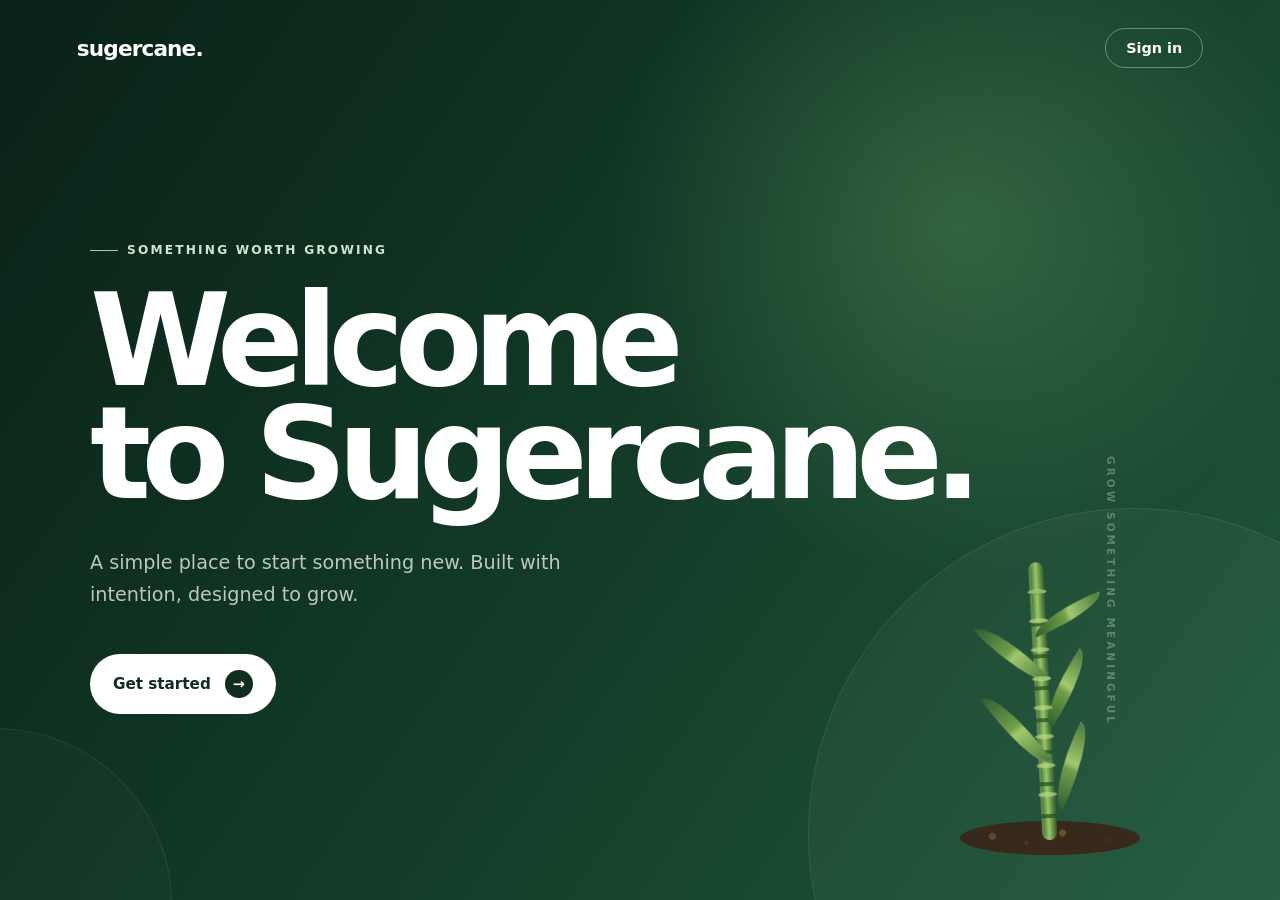
<file: frontend/index.html>
<!DOCTYPE html>
<html lang="en">
<head>
    <meta charset="UTF-8">
    <meta name="viewport" content="width=device-width, initial-scale=1.0">

    <meta
        http-equiv="Content-Security-Policy"
        content="default-src 'self'; style-src 'self'; img-src 'self' data:; font-src 'self'; script-src 'self'; object-src 'none'; base-uri 'self'; form-action 'self';"
    >

    <meta name="referrer" content="strict-origin-when-cross-origin">

    <title>Sugercane — Welcome</title>

    <link rel="stylesheet" href="style.css">
</head>

<body>

    <main class="hero">

        <nav class="navbar" aria-label="Main navigation">
            <a href="index.html" class="logo">
                sugercane.
            </a>

            <a href="auth.html" class="nav-link">
                Sign in
            </a>
        </nav>

        <section class="hero-content">

            <div class="eyebrow">
                Something worth growing
            </div>

            <h1>
                Welcome<br>
                to Sugercane.
            </h1>

            <p class="hero-description">
                A simple place to start something new.
                Built with intention, designed to grow.
            </p>

            <a
                href="auth.html"
                class="cta"
                aria-label="Create an account or sign in"
            >
                Get started
                <span aria-hidden="true">→</span>
            </a>

        </section>

        <div class="side-text">
            Grow something meaningful
        </div>

        <!-- Sugarcane growth animation -->
        <div class="growth-animation" aria-hidden="true">

            <div class="soil"></div>

            <div class="cane">

                <!-- Leaves -->
                <div class="cane-leaf leaf-1"></div>
                <div class="cane-leaf leaf-2"></div>
                <div class="cane-leaf leaf-3"></div>
                <div class="cane-leaf leaf-4"></div>
                <div class="cane-leaf leaf-5"></div>

            </div>

        </div>

    </main>

</body>
</html>
</file>
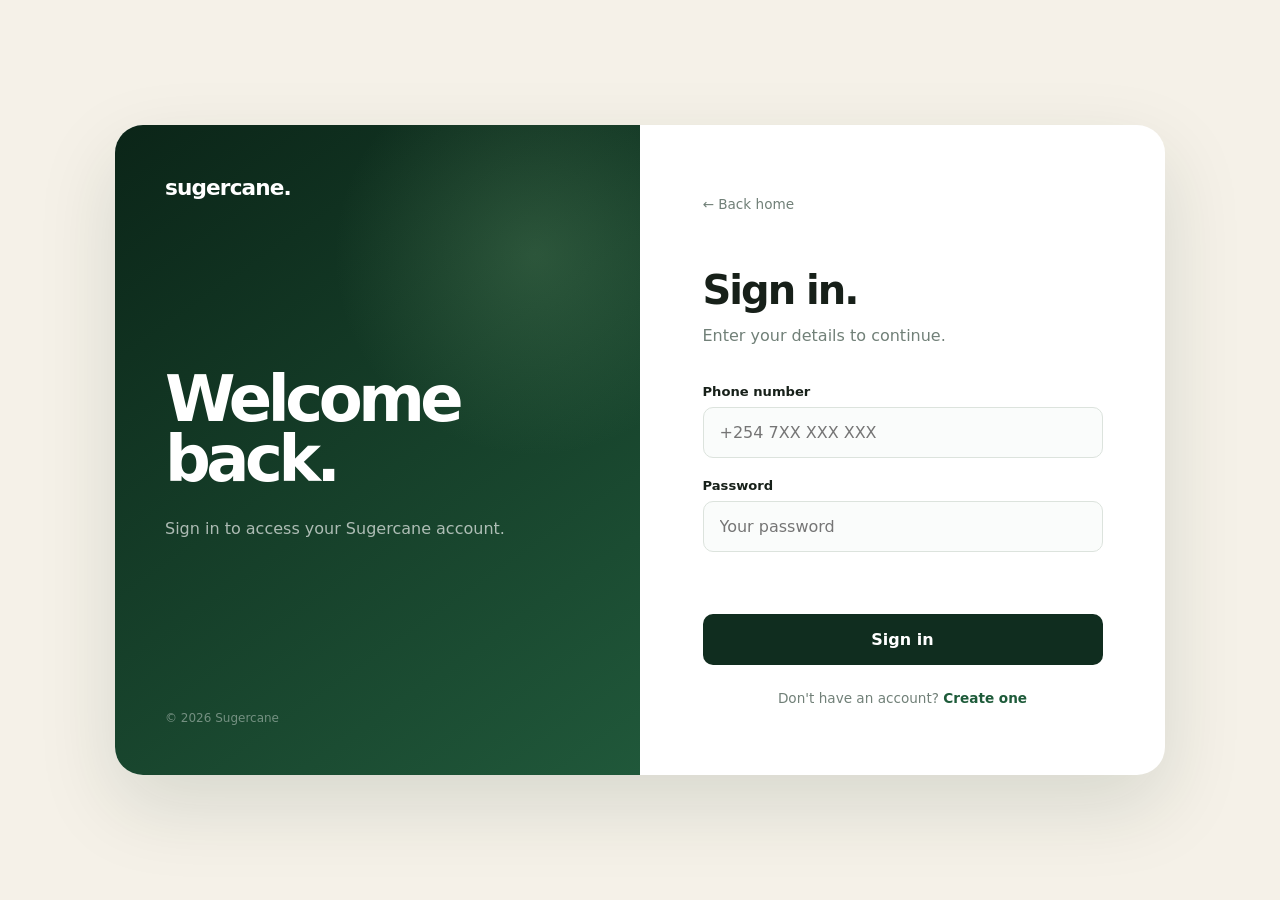
<file: frontend/auth.html>
<!DOCTYPE html>
<html lang="en">
<head>
    <meta charset="UTF-8">
    <meta name="viewport" content="width=device-width, initial-scale=1.0">

    <meta
        http-equiv="Content-Security-Policy"
        content="default-src 'self'; connect-src 'self' http://127.0.0.1:8000; style-src 'self'; img-src 'self' data:; font-src 'self'; script-src 'self'; object-src 'none'; base-uri 'self'; form-action 'self';"
    >

    <meta name="referrer" content="strict-origin-when-cross-origin">

    <title>Sugercane — Sign in</title>

    <link rel="stylesheet" href="style.css">
</head>

<body class="auth-page">

    <main class="auth-wrapper">

        <!-- LEFT SIDE -->
        <section class="auth-brand">

            <a href="index.html" class="brand-logo">
                sugercane.
            </a>

            <div class="brand-copy">
                <h1>
                    Welcome<br>
                    back.
                </h1>

                <p>
                    Sign in to access your Sugercane
                    account.
                </p>
            </div>

            <div class="brand-footer">
                © 2026 Sugercane
            </div>

        </section>


        <!-- RIGHT SIDE -->
        <section class="auth-panel">

            <div class="auth-content">

                <a href="index.html" class="back">
                    ← Back home
                </a>

                <h2>Sign in.</h2>

                <p class="subtitle">
                    Enter your details to continue.
                </p>


                <form id="authForm">

                    <div class="form-group">

                        <label for="phoneNumber">
                            Phone number
                        </label>

                        <input
                            type="tel"
                            id="phoneNumber"
                            name="phone_number"
                            placeholder="+254 7XX XXX XXX"
                            autocomplete="tel"
                            inputmode="tel"
                            required
                        >

                    </div>


                    <div class="form-group">

                        <label for="password">
                            Password
                        </label>

                        <input
                            type="password"
                            id="password"
                            name="password"
                            placeholder="Your password"
                            autocomplete="current-password"
                            required
                        >

                    </div>


                    <div
                        id="formMessage"
                        class="form-message"
                        aria-live="polite"
                    ></div>


                    <button
                        type="submit"
                        id="loginButton"
                    >
                        Sign in
                    </button>

                </form>


                <p class="switch">
                    Don't have an account?
                    <a href="signup.html">
                        Create one
                    </a>
                </p>

            </div>

        </section>

    </main>


    <script src="auth.js"></script>

</body>
</html>
</file>
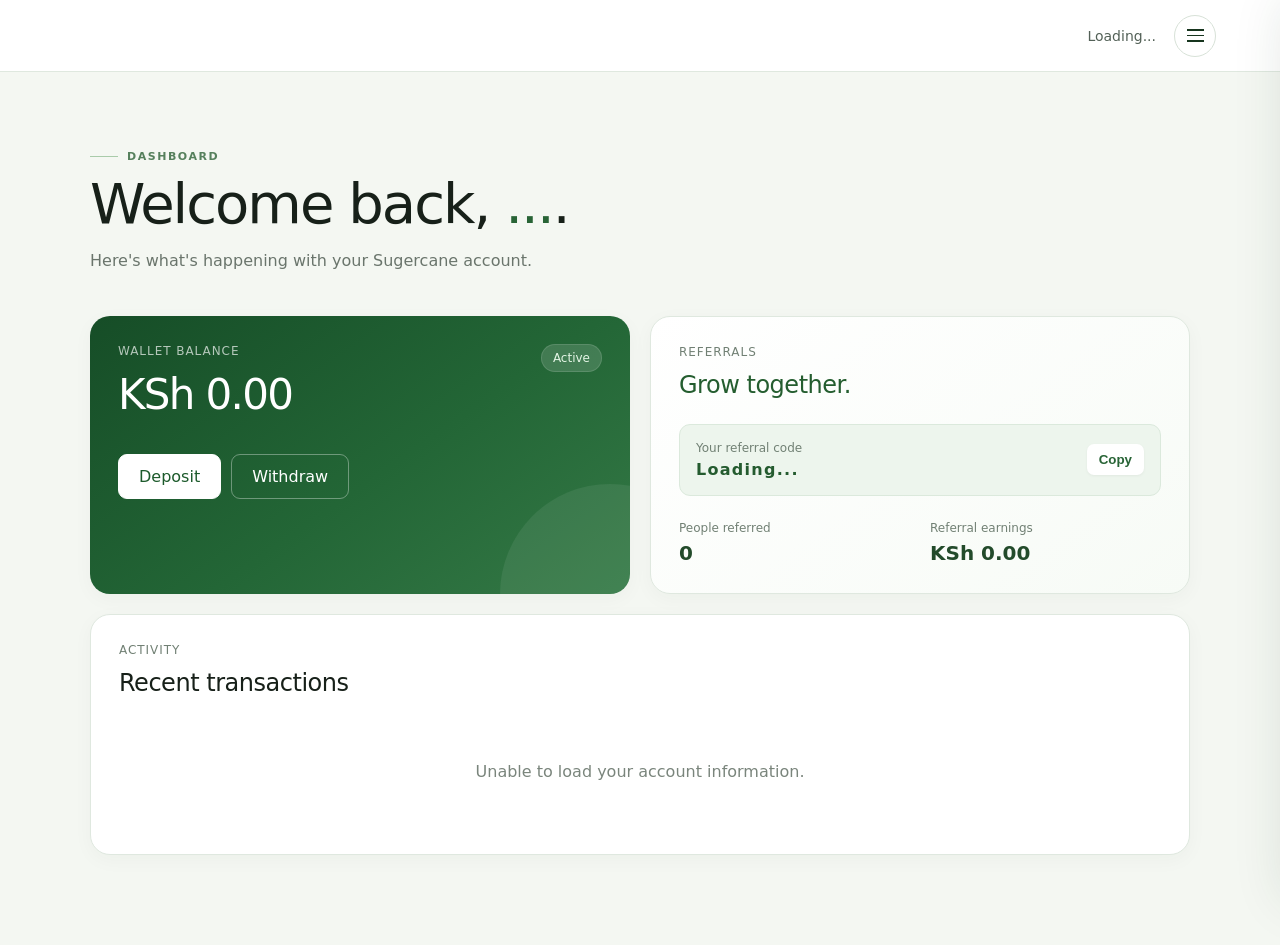
<file: frontend/dashboard.html>
<!DOCTYPE html>
<html lang="en">
<head>
    <meta charset="UTF-8">

    <meta
        name="viewport"
        content="width=device-width, initial-scale=1.0"
    >

    <meta
        http-equiv="Content-Security-Policy"
        content="default-src 'self';
        style-src 'self';
        img-src 'self' data:;
        font-src 'self';
        script-src 'self';
        connect-src 'self' http://127.0.0.1:8000;
        object-src 'none';
        base-uri 'self';
        form-action 'self';"
    >

    <meta
        name="referrer"
        content="strict-origin-when-cross-origin"
    >

    <title>Sugercane — Dashboard</title>

    <link rel="stylesheet" href="style.css">
    <link rel="stylesheet" href="dashboard.css">
    <link rel="stylesheet" href="deposit.css">
</head>

<body class="dashboard-page">

<header class="dashboard-header">

    <a href="dashboard.html" class="brand-logo">
        sugercane.
    </a>

    <div class="header-right">

        <span id="userName" class="header-user">
            Loading...
        </span>

        <button
            id="menuButton"
            class="menu-button"
            type="button"
            aria-label="Open menu"
            aria-expanded="false"
        >
            <span></span>
            <span></span>
            <span></span>
        </button>

    </div>

</header>


<div id="menuOverlay" class="menu-overlay"></div>


<aside id="sideMenu" class="side-menu">

    <div class="side-menu-header">

        <span class="brand-logo">
            sugercane.
        </span>

        <button
            id="closeMenu"
            class="close-menu"
            type="button"
            aria-label="Close menu"
        >
            ×
        </button>

    </div>


    <nav class="menu-navigation">

        <a href="dashboard.html" class="menu-link active">
            Dashboard
        </a>

        <a href="wallet.html" class="menu-link">
            Wallet
        </a>

        <a href="transactions.html" class="menu-link">
            Transactions
        </a>

        <a href="referrals.html" class="menu-link">
            Referrals
        </a>

        <a href="profile.html" class="menu-link">
            Profile
        </a>

    </nav>


    <button
        id="logoutButton"
        class="logout-button"
        type="button"
    >
        Log out
    </button>

</aside>


<main class="dashboard-main">

    <section class="welcome-section">

        <p class="eyebrow">
            Dashboard
        </p>

        <h1>
            Welcome back,
            <span id="welcomeName">...</span>.
        </h1>

        <p>
            Here's what's happening with your Sugercane account.
        </p>

    </section>


    <section class="dashboard-grid">


        <!-- WALLET -->

        <article class="dashboard-card wallet-card">

            <div class="card-header">

                <div>
                    <span class="card-label">
                        Wallet balance
                    </span>

                    <h2 id="walletBalance">
                        KSh 0.00
                    </h2>
                </div>

                <span id="walletStatus" class="wallet-status">
                    Active
                </span>

            </div>


            <div class="wallet-actions">

                <button
                    id="depositButton"
                    data-deposit-button
                    type="button"
                    class="primary-action"
                >
                    Deposit
                </button>

                <button
                    type="button"
                    class="secondary-action"
                    disabled
                >
                    Withdraw
                </button>

            </div>

        </article>


        <!-- REFERRALS -->

        <article class="dashboard-card referral-card">

            <div class="card-header">

                <div>
                    <span class="card-label">
                        Referrals
                    </span>

                    <h2>
                        Grow together.
                    </h2>
                </div>

            </div>


            <div class="referral-code-box">

                <div>
                    <span>
                        Your referral code
                    </span>

                    <strong id="referralCode">
                        Loading...
                    </strong>
                </div>

                <button
                    id="copyReferral"
                    type="button"
                >
                    Copy
                </button>

            </div>


            <div class="referral-stats">

                <div>
                    <span>
                        People referred
                    </span>

                    <strong id="referralCount">
                        0
                    </strong>
                </div>

                <div>
                    <span>
                        Referral earnings
                    </span>

                    <strong id="referralEarnings">
                        KSh 0.00
                    </strong>
                </div>

            </div>

        </article>


        <!-- TRANSACTIONS -->

        <article class="dashboard-card transactions-card">

            <div class="card-header">

                <div>
                    <span class="card-label">
                        Activity
                    </span>

                    <h2>
                        Recent transactions
                    </h2>
                </div>

            </div>


            <div id="transactionsList" class="transactions-list">

                <div class="empty-state">
                    No transactions yet.
                </div>

            </div>

        </article>

    </section>

</main>


<script src="dashboard.js"></script>
<script src="deposit.js"></script>

</body>
</html>
</file>
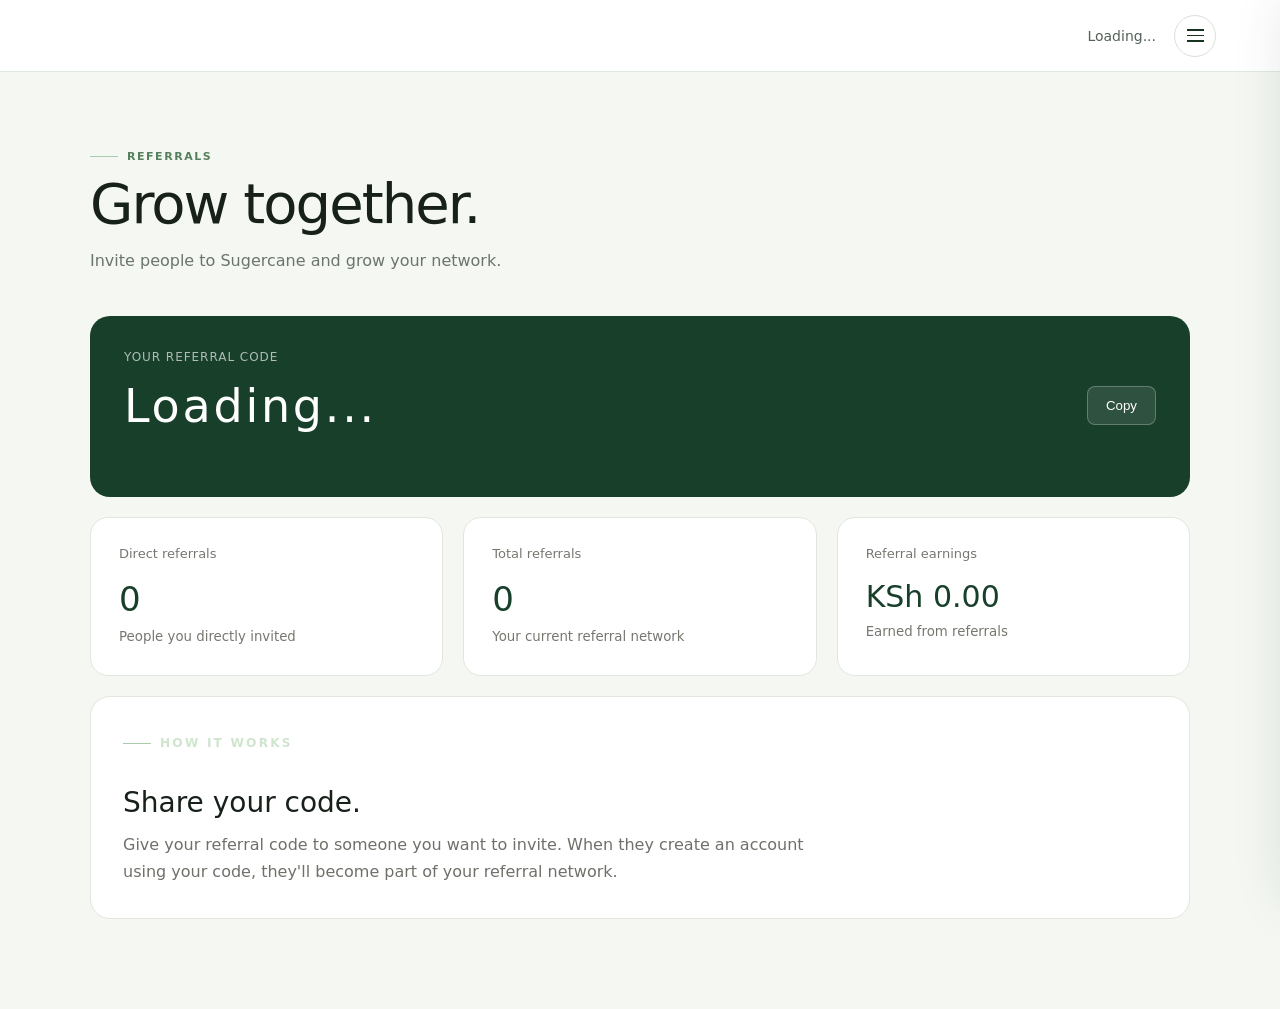
<file: frontend/referrals.html>
<!DOCTYPE html>
<html lang="en">
<head>
    <meta charset="UTF-8">

    <meta name="viewport" content="width=device-width, initial-scale=1.0">

    <meta
        http-equiv="Content-Security-Policy"
        content="default-src 'self';
        style-src 'self';
        img-src 'self' data:;
        font-src 'self';
        script-src 'self';
        connect-src 'self' http://127.0.0.1:8000;
        object-src 'none';
        base-uri 'self';
        form-action 'self';"
    >

    <meta name="referrer" content="strict-origin-when-cross-origin">

    <title>Sugercane — Referrals</title>

    <link rel="stylesheet" href="style.css">
    <link rel="stylesheet" href="dashboard.css">
    <link rel="stylesheet" href="referrals.css">
</head>

<body class="dashboard-page">

<header class="dashboard-header">

    <a href="dashboard.html" class="brand-logo">
        sugercane.
    </a>

    <div class="header-right">

        <span id="userName" class="header-user">
            Loading...
        </span>

        <button
            id="menuButton"
            class="menu-button"
            type="button"
            aria-label="Open menu"
            aria-expanded="false"
        >
            <span></span>
            <span></span>
            <span></span>
        </button>

    </div>

</header>

<div id="menuOverlay" class="menu-overlay"></div>

<aside id="sideMenu" class="side-menu">

    <div class="side-menu-header">

        <a href="dashboard.html" class="brand-logo">
            sugercane.
        </a>

        <button
            id="closeMenu"
            class="close-menu"
            type="button"
            aria-label="Close menu"
        >
            ×
        </button>

    </div>

    <nav class="menu-navigation">

        <a href="dashboard.html" class="menu-link">
            Dashboard
        </a>

        <a href="wallet.html" class="menu-link">
            Wallet
        </a>

        <a href="transactions.html" class="menu-link">
            Transactions
        </a>

        <a href="referrals.html" class="menu-link active">
            Referrals
        </a>

        <a href="profile.html" class="menu-link">
            Profile
        </a>

    </nav>

    <button
        id="logoutButton"
        class="logout-button"
        type="button"
    >
        Log out
    </button>

</aside>


<main class="dashboard-main referrals-main">

    <section class="welcome-section">

        <p class="eyebrow">
            Referrals
        </p>

        <h1>
            Grow together.
        </h1>

        <p>
            Invite people to Sugercane and grow your network.
        </p>

    </section>


    <section class="referral-hero">

        <div class="referral-hero-content">

            <span class="card-label">
                Your referral code
            </span>

            <div class="referral-code-display">

                <strong id="referralCode">
                    Loading...
                </strong>

                <button
                    id="copyReferral"
                    type="button"
                >
                    Copy
                </button>

            </div>

            <p id="copyMessage" class="copy-message"></p>

        </div>

    </section>


    <section class="referral-stats-grid">

        <article class="referral-stat-card">

            <span>
                Direct referrals
            </span>

            <strong id="directReferrals">
                0
            </strong>

            <small>
                People you directly invited
            </small>

        </article>


        <article class="referral-stat-card">

            <span>
                Total referrals
            </span>

            <strong id="totalReferrals">
                0
            </strong>

            <small>
                Your current referral network
            </small>

        </article>


        <article class="referral-stat-card earnings-card">

            <span>
                Referral earnings
            </span>

            <strong id="referralEarnings">
                KSh 0.00
            </strong>

            <small>
                Earned from referrals
            </small>

        </article>

    </section>


    <section class="referral-info-card">

        <p class="eyebrow">
            How it works
        </p>

        <h2>
            Share your code.
        </h2>

        <p>
            Give your referral code to someone you want to invite.
            When they create an account using your code, they'll become
            part of your referral network.
        </p>

    </section>

</main>


<script src="referrals.js"></script>

</body>
</html>
</file>
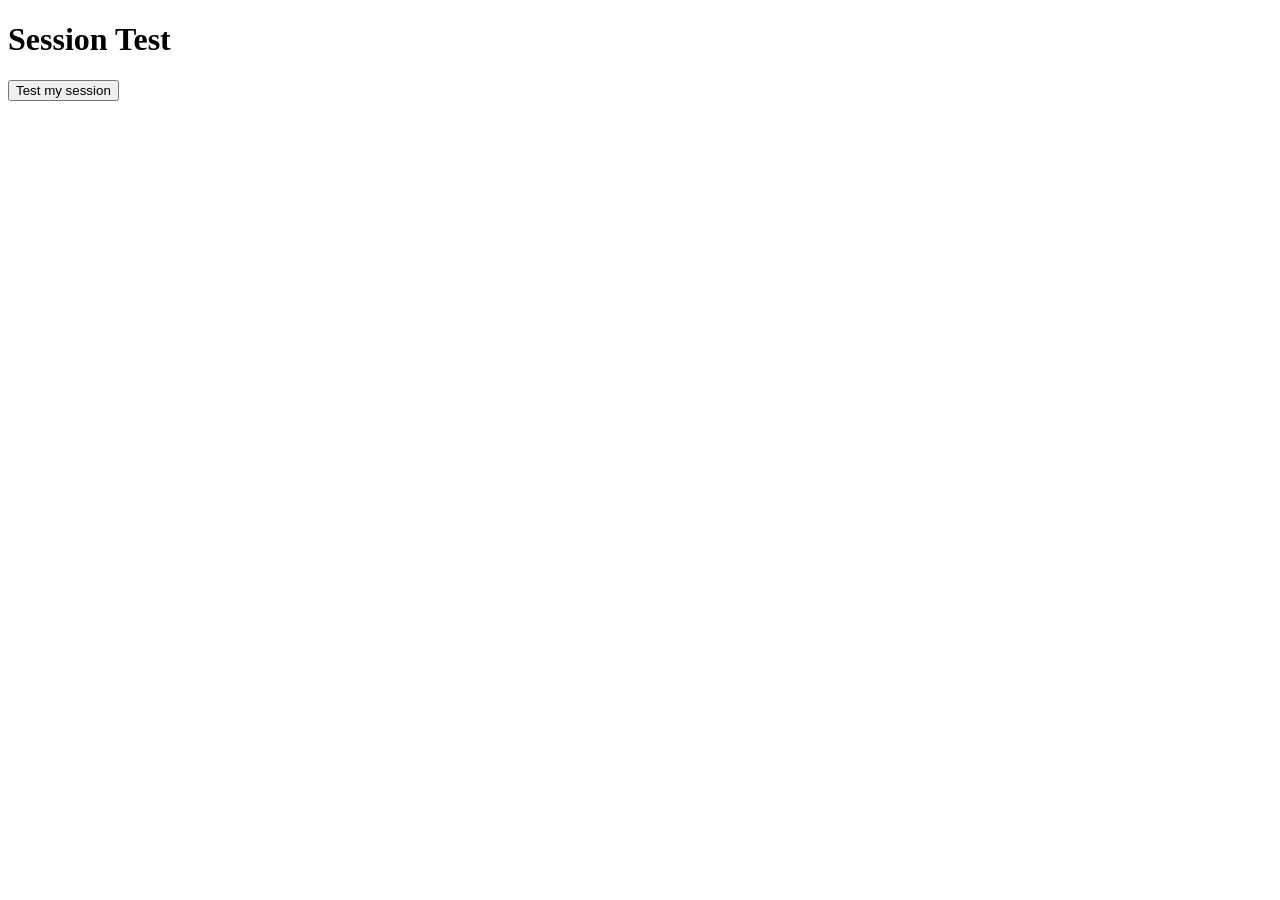
<file: frontend/session-test.html>
<!DOCTYPE html>
<html lang="en">
<head>
    <meta charset="UTF-8">
    <meta name="viewport" content="width=device-width, initial-scale=1.0">

    <meta
        http-equiv="Content-Security-Policy"
        content="default-src 'self'; connect-src 'self' http://127.0.0.1:8000; style-src 'self'; img-src 'self' data:; font-src 'self'; script-src 'self'; object-src 'none'; base-uri 'self'; form-action 'self';"
    >

    <title>Sugercane — Session Test</title>
</head>

<body>

    <h1>Session Test</h1>

    <button id="testButton">Test my session</button>

    <pre id="result"></pre>

    <script src="session-test.js"></script>
</body>
</html>
</file>
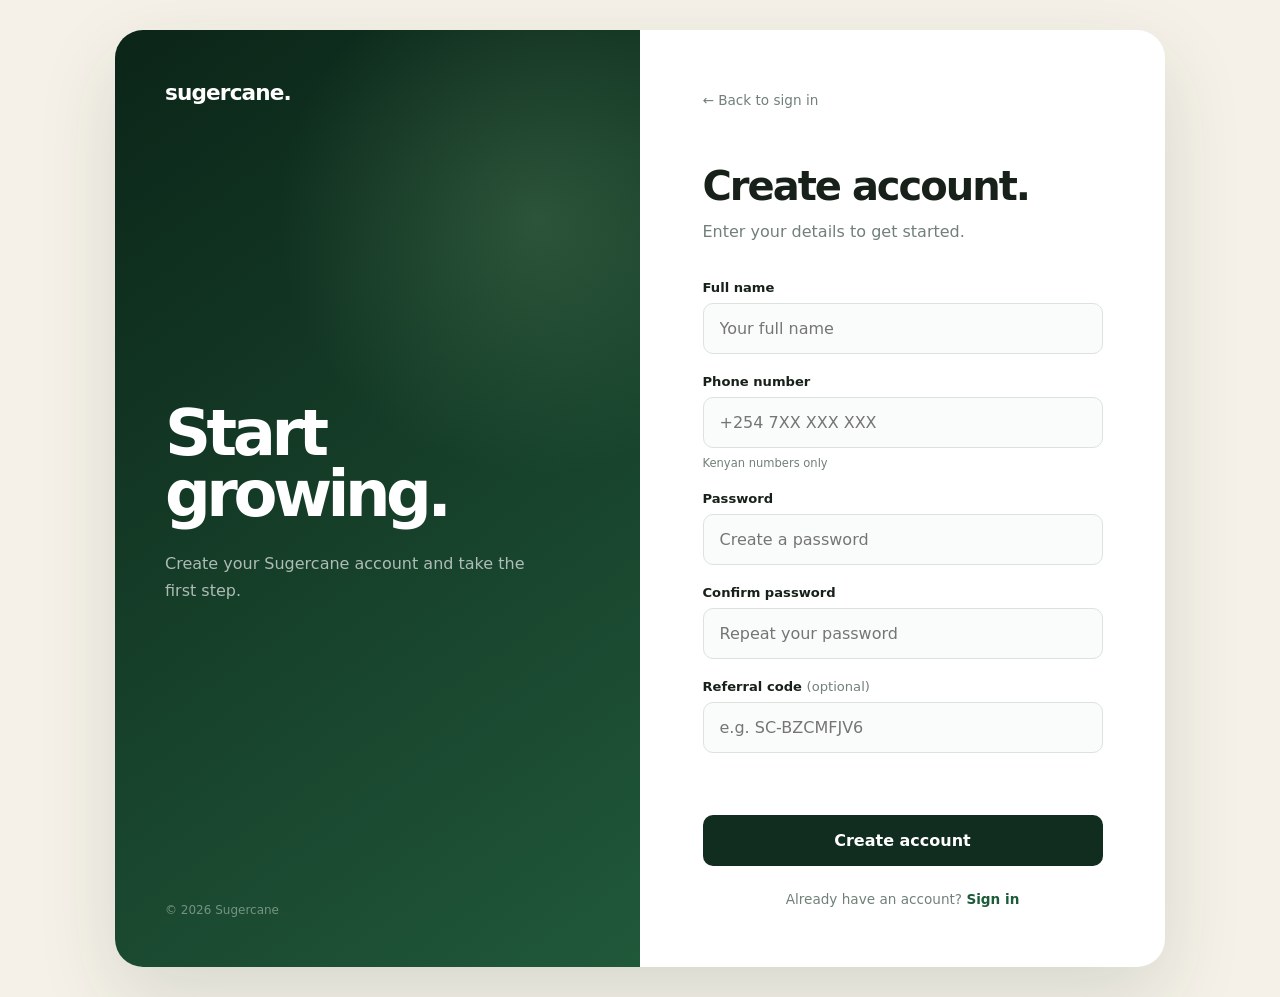
<file: frontend/signup.html>
<!DOCTYPE html>
<html lang="en">
<head>
    <meta charset="UTF-8">
    <meta name="viewport" content="width=device-width, initial-scale=1.0">

    <meta
    http-equiv="Content-Security-Policy"
    content="default-src 'self'; connect-src 'self' http://127.0.0.1:8000; style-src 'self'; img-src 'self' data:; font-src 'self'; script-src 'self'; object-src 'none'; base-uri 'self'; form-action 'self';"
    >

    <meta name="referrer" content="strict-origin-when-cross-origin">

    <title>Sugercane — Create account</title>
    <script src="signup.js" defer></script>
    <link rel="stylesheet" href="style.css">
</head>

<body class="auth-page">

    <main class="auth-wrapper">

        <section class="auth-brand">

            <a href="index.html" class="brand-logo">
                sugercane.
            </a>

            <div class="brand-copy">
                <h1>
                    Start
                    growing.
                </h1>

                <p>
                    Create your Sugercane account and
                    take the first step.
                </p>
            </div>

            <div class="brand-footer">
                © 2026 Sugercane
            </div>

        </section>


        <section class="auth-panel">

            <div class="auth-content">

                <a href="auth.html" class="back">
                    ← Back to sign in
                </a>

                <h2>Create account.</h2>

                <p class="subtitle">
                    Enter your details to get started.
                </p>


                <form id="signupForm">

                <div class="form-group">
                    <label for="fullName">Full name</label>
                    <input
                        type="text"
                        id="fullName"
                        name="full_name"
                        placeholder="Your full name"
                        autocomplete="name"
                        required
                    >
                </div>

                <div class="form-group">
                    <label for="phoneNumber">Phone number</label>
                    <input
                        type="tel"
                        id="phoneNumber"
                        name="phone_number"
                        placeholder="+254 7XX XXX XXX"
                        autocomplete="tel"
                        inputmode="tel"
                        required
                    >
                    <small>Kenyan numbers only</small>
                </div>

                <div class="form-group">
                    <label for="password">Password</label>
                    <input
                        type="password"
                        id="password"
                        name="password"
                        placeholder="Create a password"
                        autocomplete="new-password"
                        required
                    >
                </div>

                <div class="form-group">
                    <label for="confirmPassword">Confirm password</label>
                    <input
                        type="password"
                        id="confirmPassword"
                        name="confirm_password"
                        placeholder="Repeat your password"
                        autocomplete="new-password"
                        required
                    >
                </div>

                <div class="form-group">
                    <label for="referralCode">Referral code <span>(optional)</span></label>
                    <input
                        type="text"
                        id="referralCode"
                        name="referral_code"
                        placeholder="e.g. SC-BZCMFJV6"
                        autocomplete="off"
                    >
                </div>

                <div id="formMessage" class="form-message" aria-live="polite"></div>

                <button type="submit" id="signupButton">
                    Create account
                </button>

                </form>

                    


                <p class="switch">
                    Already have an account?
                    <a href="auth.html">
                        Sign in
                    </a>
                </p>

            </div>

        </section>

    </main>


    <script src="signup.js" defer></script>
</body>
</html>
</file>
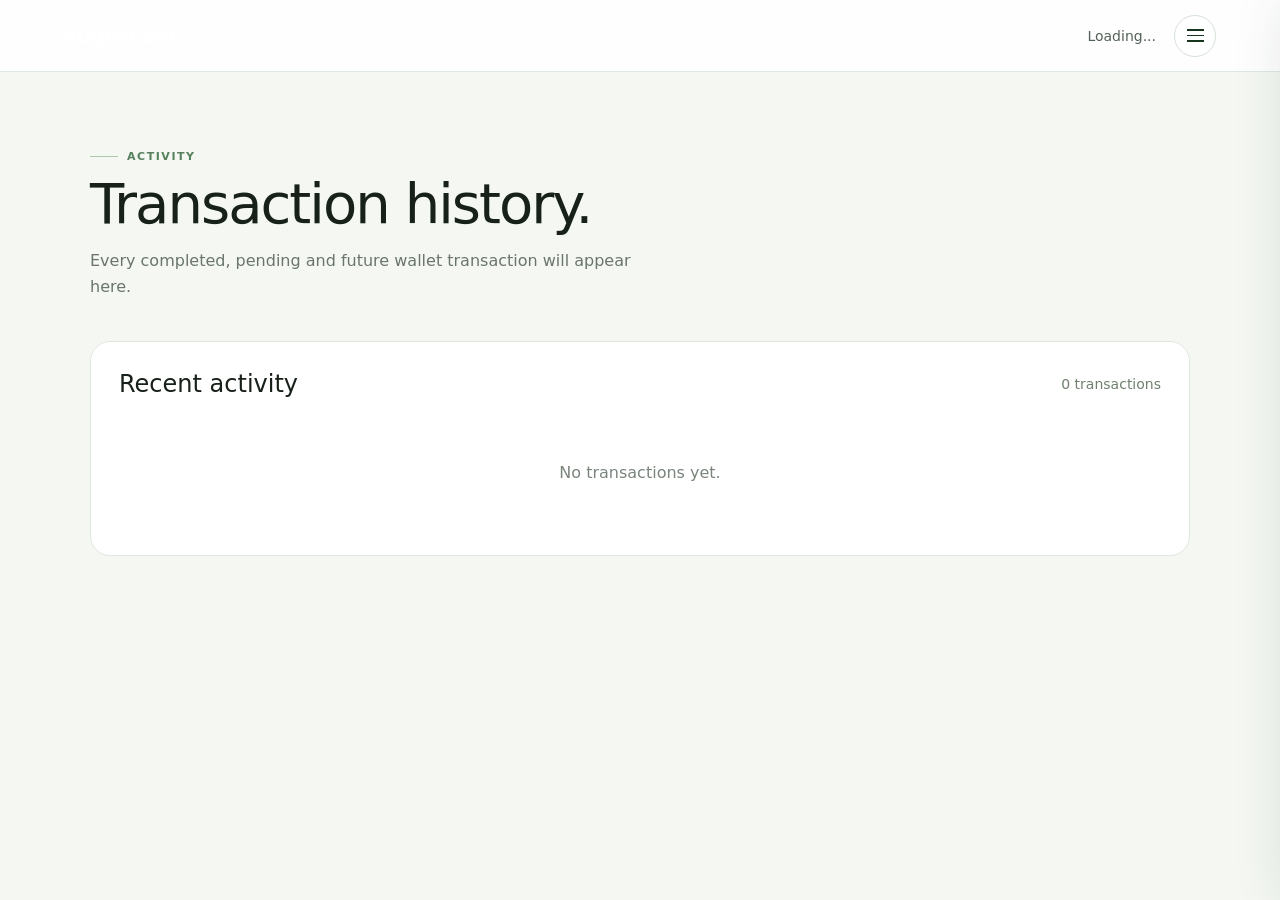
<file: frontend/transactions.html>
<!DOCTYPE html>
<html lang="en">
<head>
    <meta charset="UTF-8">

    <meta name="viewport"
          content="width=device-width, initial-scale=1.0">

    <meta http-equiv="Content-Security-Policy"
          content="default-src 'self';
          style-src 'self';
          img-src 'self' data:;
          font-src 'self';
          script-src 'self';
          connect-src 'self' http://127.0.0.1:8000;
          object-src 'none';
          base-uri 'self';
          form-action 'self';">

    <title>Sugercane — Transactions</title>

    <link rel="stylesheet" href="style.css">
    <link rel="stylesheet" href="dashboard.css">
    <link rel="stylesheet" href="transactions.css">
</head>

<body class="dashboard-page">

<header class="dashboard-header">

    <a href="dashboard.html" class="brand-logo">
        sugercane.
    </a>

    <div class="header-right">

        <span id="userName" class="header-user">
            Loading...
        </span>

        <button id="menuButton"
                class="menu-button"
                aria-label="Open menu">

            <span></span>
            <span></span>
            <span></span>

        </button>

    </div>

</header>


<div id="menuOverlay" class="menu-overlay"></div>


<aside id="sideMenu" class="side-menu">

    <div class="side-menu-header">

        <a href="dashboard.html" class="brand-logo">
            sugercane.
        </a>

        <button id="closeMenu"
                class="close-menu">
            ×
        </button>

    </div>

    <nav class="menu-navigation">

        <a href="dashboard.html" class="menu-link">
            Dashboard
        </a>

        <a href="wallet.html" class="menu-link">
            Wallet
        </a>

        <a href="transactions.html" class="menu-link active">
            Transactions
        </a>

        <a href="referrals.html" class="menu-link">
            Referrals
        </a>

        <a href="profile.html" class="menu-link">
            Profile
        </a>

    </nav>

    <button id="logoutButton"
            class="logout-button">
        Log out
    </button>

</aside>


<main class="dashboard-main">

    <section class="welcome-section">

        <p class="eyebrow">
            Activity
        </p>

        <h1>
            Transaction history.
        </h1>

        <p>
            Every completed, pending and future wallet transaction will appear here.
        </p>

    </section>


    <section class="transactions-page-card">

        <div class="transactions-page-header">

            <h2>
                Recent activity
            </h2>

            <span id="transactionCount">
                0 transactions
            </span>

        </div>

        <div id="transactionsList"
             class="transactions-page-list">

            <div class="empty-state">
                No transactions yet.
            </div>

        </div>

    </section>

</main>

<script src="transactions.js"></script>

</body>
</html>
</file>
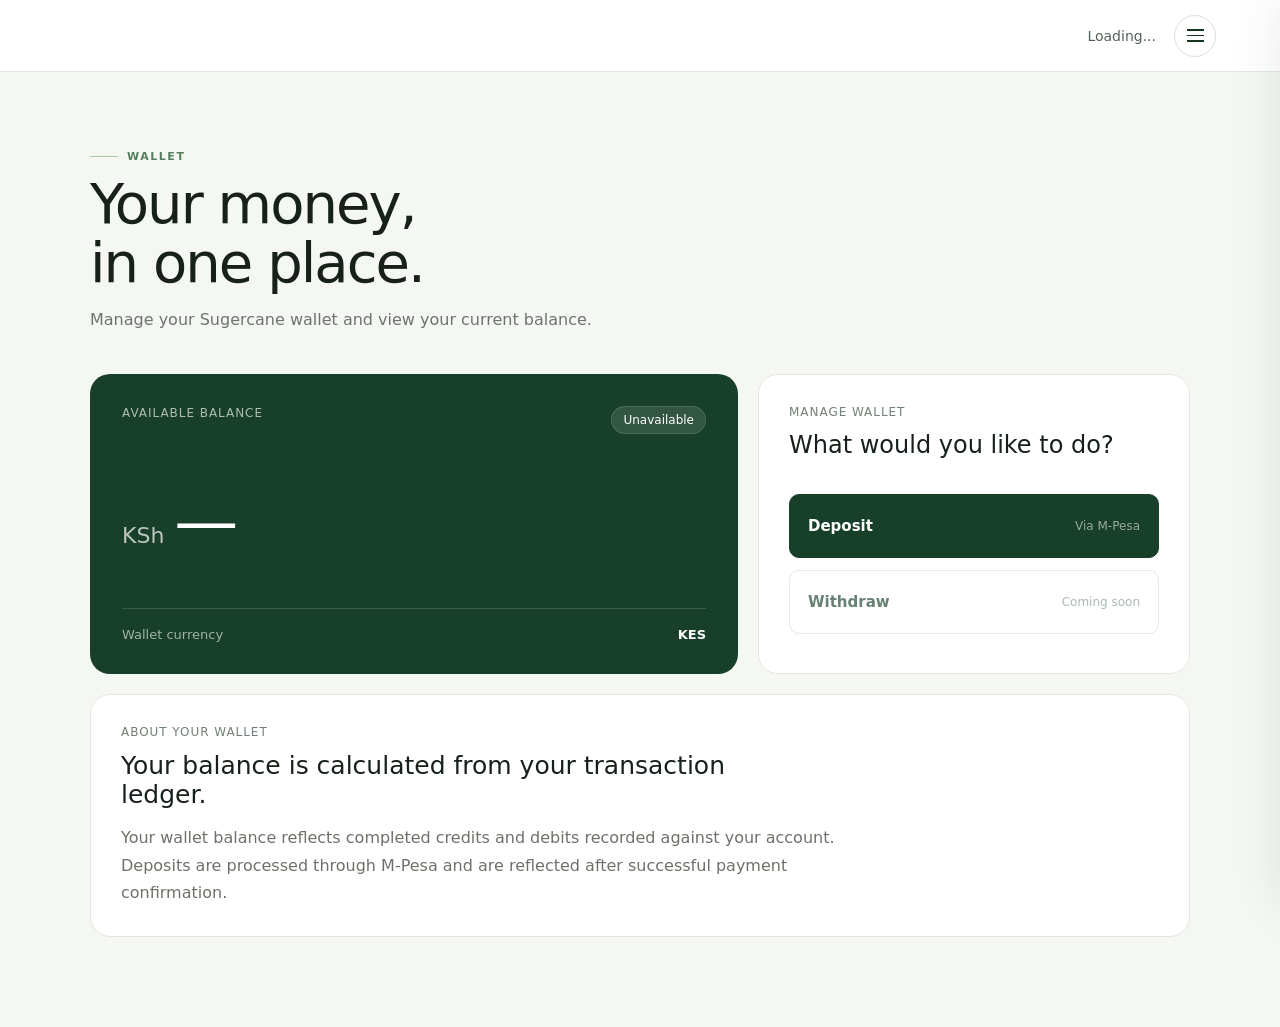
<file: frontend/wallet.html>
<!DOCTYPE html>
<html lang="en">
<head>
    <meta charset="UTF-8">

    <meta
        name="viewport"
        content="width=device-width, initial-scale=1.0"
    >

    <meta
        http-equiv="Content-Security-Policy"
        content="default-src 'self';
        style-src 'self';
        img-src 'self' data:;
        font-src 'self';
        script-src 'self';
        connect-src 'self' http://127.0.0.1:8000;
        object-src 'none';
        base-uri 'self';
        form-action 'self';"
    >

    <meta
        name="referrer"
        content="strict-origin-when-cross-origin"
    >

    <title>Sugercane — Wallet</title>

    <link rel="stylesheet" href="style.css">
    <link rel="stylesheet" href="dashboard.css">
    <link rel="stylesheet" href="wallet.css">
    <link rel="stylesheet" href="deposit.css">
</head>

<body class="dashboard-page">

<header class="dashboard-header">

    <a href="dashboard.html" class="brand-logo">
        sugercane.
    </a>

    <div class="header-right">

        <span id="userName" class="header-user">
            Loading...
        </span>

        <button
            id="menuButton"
            class="menu-button"
            type="button"
            aria-label="Open menu"
            aria-expanded="false"
        >
            <span></span>
            <span></span>
            <span></span>
        </button>

    </div>

</header>


<div id="menuOverlay" class="menu-overlay"></div>


<aside id="sideMenu" class="side-menu">

    <div class="side-menu-header">

        <a href="dashboard.html" class="brand-logo">
            sugercane.
        </a>

        <button
            id="closeMenu"
            class="close-menu"
            type="button"
            aria-label="Close menu"
        >
            ×
        </button>

    </div>


    <nav class="menu-navigation">

        <a href="dashboard.html" class="menu-link">
            Dashboard
        </a>

        <a href="wallet.html" class="menu-link active">
            Wallet
        </a>

        <a href="transactions.html" class="menu-link">
            Transactions
        </a>

        <a href="referrals.html" class="menu-link">
            Referrals
        </a>

        <a href="profile.html" class="menu-link">
            Profile
        </a>

    </nav>


    <button
        id="logoutButton"
        class="logout-button"
        type="button"
    >
        Log out
    </button>

</aside>


<main class="dashboard-main wallet-main">

    <section class="welcome-section">

        <p class="eyebrow">
            Wallet
        </p>

        <h1>
            Your money,
            <br>
            in one place.
        </h1>

        <p>
            Manage your Sugercane wallet and view your current balance.
        </p>

    </section>


    <section class="wallet-layout">

        <article class="wallet-balance-card">

            <div class="wallet-card-top">

                <span class="card-label">
                    Available balance
                </span>

                <span
                    id="walletStatus"
                    class="wallet-status"
                >
                    Active
                </span>

            </div>


            <div class="wallet-balance">

                <span id="walletCurrency">
                    KSh
                </span>

                <strong id="walletBalance">
                    0.00
                </strong>

            </div>


            <div class="wallet-card-bottom">

                <span>
                    Wallet currency
                </span>

                <strong id="walletCurrencyBottom">
                    KES
                </strong>

            </div>

        </article>


        <section class="wallet-actions-card">

            <div>

                <span class="card-label">
                    Manage wallet
                </span>

                <h2>
                    What would you like to do?
                </h2>

            </div>


            <div class="wallet-action-buttons">

                <button
                    id="depositButton"
                    data-deposit-button
                    type="button"
                    class="wallet-action primary-action"
                >
                    <span>Deposit</span>
                    <small>Via M-Pesa</small>
                </button>


                <button
                    type="button"
                    class="wallet-action secondary-action"
                    disabled
                >
                    <span>Withdraw</span>
                    <small>Coming soon</small>
                </button>

            </div>

        </section>


        <section class="wallet-info-card">

            <span class="card-label">
                About your wallet
            </span>

            <h2>
                Your balance is calculated from your transaction ledger.
            </h2>

            <p>
                Your wallet balance reflects completed credits and debits
                recorded against your account. Deposits are processed through
                M-Pesa and are reflected after successful payment confirmation.
            </p>

        </section>

    </section>

</main>


<script src="wallet.js"></script>
<script src="deposit.js"></script>

</body>
</html>
</file>
<file: frontend/style.css>
/* =========================================================
   GLOBAL
   ========================================================= */

* {
    box-sizing: border-box;
    margin: 0;
    padding: 0;
}

:root {
    --green-dark: #102d1f;
    --green: #1e5b3a;
    --green-light: #dcebd9;
    --cream: #f5f1e8;
    --white: #ffffff;
    --text: #172019;
    --muted: #718078;
    --border: #dce3dd;
}

html {
    scroll-behavior: smooth;
}

body {
    min-height: 100vh;

    font-family:
        Inter,
        ui-sans-serif,
        system-ui,
        -apple-system,
        BlinkMacSystemFont,
        "Segoe UI",
        sans-serif;

    color: var(--text);
}


/* =========================================================
   LANDING PAGE
   ========================================================= */

.hero {
    position: relative;

    min-height: 100vh;
    overflow: hidden;

    display: flex;
    align-items: center;

    background:
        radial-gradient(
            circle at 75% 25%,
            rgba(87, 143, 93, 0.45),
            transparent 30%
        ),
        linear-gradient(
            125deg,
            #0a2117 0%,
            #123a27 48%,
            #20583a 100%
        );
}

.hero::before {
    content: "";

    position: absolute;

    width: 650px;
    height: 650px;

    right: -180px;
    bottom: -260px;

    border-radius: 50%;

    background: rgba(255, 255, 255, 0.035);
    border: 1px solid rgba(255, 255, 255, 0.08);
}

.hero::after {
    content: "";

    position: absolute;

    width: 350px;
    height: 350px;

    left: -180px;
    bottom: -180px;

    border-radius: 50%;

    background: rgba(255, 255, 255, 0.025);
    border: 1px solid rgba(255, 255, 255, 0.07);
}


/* =========================================================
   NAVIGATION
   ========================================================= */

.navbar {
    position: absolute;

    top: 0;
    left: 0;

    width: 100%;
    z-index: 10;

    display: flex;
    align-items: center;
    justify-content: space-between;

    padding: 28px 6vw;
}

.logo,
.brand-logo {
    color: var(--white);

    text-decoration: none;

    font-size: 1.35rem;
    font-weight: 800;

    letter-spacing: -0.04em;
}

.nav-link {
    color: var(--white);

    text-decoration: none;

    font-size: 0.9rem;
    font-weight: 600;

    padding: 11px 20px;

    border: 1px solid rgba(255, 255, 255, 0.35);
    border-radius: 999px;

    transition:
        background 0.2s ease,
        border-color 0.2s ease;
}

.nav-link:hover {
    background: rgba(255, 255, 255, 0.12);

    border-color: rgba(255, 255, 255, 0.7);
}


/* =========================================================
   HERO CONTENT
   ========================================================= */

.hero-content {
    position: relative;

    z-index: 2;

    width: min(1100px, 88%);

    margin: 0 auto;

    padding-top: 50px;
}

.eyebrow {
    display: inline-flex;

    align-items: center;
    gap: 9px;

    margin-bottom: 28px;

    color: #cfe5ce;

    font-size: 0.76rem;
    font-weight: 700;

    text-transform: uppercase;
    letter-spacing: 0.18em;
}

.eyebrow::before {
    content: "";

    width: 28px;
    height: 1px;

    background: #a9cbaa;
}

.hero h1 {
    max-width: 900px;

    color: var(--white);

    font-size: clamp(4rem, 10vw, 8.5rem);
    line-height: 0.88;

    letter-spacing: -0.075em;

    font-weight: 800;
}

.hero-description {
    max-width: 560px;

    margin-top: 36px;

    color: rgba(255, 255, 255, 0.72);

    font-size: clamp(1rem, 2vw, 1.2rem);

    line-height: 1.7;
}


/* =========================================================
   CTA
   ========================================================= */

.cta {
    display: inline-flex;

    align-items: center;
    gap: 14px;

    margin-top: 42px;

    color: var(--green-dark);

    background: var(--white);

    padding: 16px 23px;

    border-radius: 999px;

    text-decoration: none;

    font-size: 0.95rem;
    font-weight: 750;

    transition:
        transform 0.2s ease,
        box-shadow 0.2s ease;
}

.cta span {
    display: inline-flex;

    align-items: center;
    justify-content: center;

    width: 28px;
    height: 28px;

    border-radius: 50%;

    background: var(--green-dark);
    color: white;

    font-size: 0.9rem;
}

.cta:hover {
    transform: translateY(-3px);

    box-shadow:
        0 14px 35px rgba(0, 0, 0, 0.2);
}


/* =========================================================
   DECORATIVE ELEMENTS
   ========================================================= */

.side-text {
    position: absolute;

    right: 34px;
    top: 50%;

    transform:
        rotate(90deg)
        translateX(50%);

    color: rgba(255, 255, 255, 0.28);

    font-size: 0.65rem;
    font-weight: 700;

    letter-spacing: 0.3em;
    text-transform: uppercase;
}

.hero-bottom {
    position: absolute;

    z-index: 2;

    left: 6vw;
    right: 6vw;
    bottom: 30px;

    display: flex;

    justify-content: space-between;
    align-items: center;
}

.scroll-text {
    color: rgba(255, 255, 255, 0.5);

    font-size: 0.72rem;

    letter-spacing: 0.12em;
    text-transform: uppercase;
}

.status {
    display: flex;

    align-items: center;
    gap: 8px;

    color: rgba(255, 255, 255, 0.65);

    font-size: 0.72rem;
}

.status-dot {
    width: 7px;
    height: 7px;

    border-radius: 50%;

    background: #9acb9a;

    box-shadow:
        0 0 0 5px rgba(154, 203, 154, 0.08);
}


/* =========================================================
   AUTHENTICATION PAGE
   ========================================================= */

.auth-page {
    display: grid;

    place-items: center;

    padding: 30px;

    background: var(--cream);
}

.auth-wrapper {
    width: min(1050px, 100%);

    min-height: 650px;

    display: grid;

    grid-template-columns: 1fr 1fr;

    overflow: hidden;

    background: var(--white);

    border-radius: 28px;

    box-shadow:
        0 30px 80px rgba(16, 45, 31, 0.13);
}


/* =========================================================
   AUTH BRAND PANEL
   ========================================================= */

.auth-brand {
    position: relative;

    display: flex;

    flex-direction: column;
    justify-content: space-between;

    padding: 50px;

    background:
        radial-gradient(
            circle at 80% 20%,
            rgba(117, 168, 120, 0.25),
            transparent 30%
        ),
        linear-gradient(
            145deg,
            #0b2518,
            #20583a
        );

    color: white;
}

.auth-brand .brand-logo {
    color: white;
}

.brand-copy {
    position: relative;

    z-index: 2;
}

.brand-copy h1 {
    max-width: 420px;

    font-size: clamp(3rem, 5vw, 5rem);

    line-height: 0.95;

    letter-spacing: -0.07em;
}

.brand-copy p {
    max-width: 380px;

    margin-top: 25px;

    color: rgba(255, 255, 255, 0.65);

    line-height: 1.7;
}

.brand-footer {
    color: rgba(255, 255, 255, 0.4);

    font-size: 0.75rem;
}


/* =========================================================
   AUTH FORM
   ========================================================= */

.auth-panel {
    display: flex;

    align-items: center;

    padding: 60px;
}

.auth-content {
    width: 100%;

    max-width: 400px;

    margin: auto;
}

.back {
    display: inline-block;

    margin-bottom: 55px;

    color: var(--muted);

    text-decoration: none;

    font-size: 0.85rem;
}

.back:hover {
    color: var(--text);
}

.auth-content h2 {
    font-size: 2.5rem;

    letter-spacing: -0.05em;
}

.subtitle {
    margin-top: 10px;

    color: var(--muted);

    line-height: 1.6;
}

.auth-content form {
    margin-top: 35px;
}

.field {
    margin-bottom: 20px;
}

.field label {
    display: block;

    margin-bottom: 8px;

    font-size: 0.82rem;

    font-weight: 700;
}

.field input {
    width: 100%;

    padding: 15px 16px;

    border: 1px solid var(--border);

    border-radius: 10px;

    outline: none;

    font: inherit;

    background: #fafcfb;

    transition:
        border-color 0.2s ease,
        box-shadow 0.2s ease;
}

.field input:focus {
    border-color: var(--green);

    box-shadow:
        0 0 0 4px rgba(30, 91, 58, 0.1);
}

.auth-content button {
    width: 100%;

    margin-top: 10px;

    padding: 16px;

    border: none;

    border-radius: 10px;

    color: white;

    background: var(--green-dark);

    font: inherit;

    font-weight: 700;

    cursor: pointer;

    transition:
        transform 0.2s ease,
        background 0.2s ease;
}

.auth-content button:hover {
    background: var(--green);

    transform: translateY(-1px);
}

.switch {
    margin-top: 25px;

    text-align: center;

    color: var(--muted);

    font-size: 0.85rem;
}

.switch a {
    color: var(--green);

    font-weight: 700;

    text-decoration: none;
}


/* =========================================================
   RESPONSIVE
   ========================================================= */

@media (max-width: 800px) {

    .auth-page {
        padding: 0;
    }

    .auth-wrapper {
        min-height: 100vh;

        border-radius: 0;

        grid-template-columns: 1fr;
    }

    .auth-brand {
        min-height: 300px;

        padding: 30px;
    }

    .brand-copy h1 {
        font-size: 3.5rem;
    }

    .brand-footer {
        display: none;
    }

    .auth-panel {
        padding: 40px 30px;
    }

    .back {
        margin-bottom: 35px;
    }
}

@media (max-width: 700px) {

    .navbar {
        padding: 22px 6%;
    }

    .hero-content {
        width: 88%;
    }

    .hero h1 {
        font-size: clamp(4rem, 19vw, 6rem);
    }

    .hero-description {
        font-size: 0.98rem;
    }

    .side-text {
        display: none;
    }

    .hero-bottom {
        left: 6%;
        right: 6%;
    }

    .growth-animation {
    right: 3%;
    bottom: 8%;
    transform: scale(0.7);
    transform-origin: bottom right;
    }
}

/* =========================================================
   FORM HELP TEXT
   ========================================================= */

.field-help {
    display: block;

    margin-top: 7px;

    color: var(--muted);

    font-size: 0.72rem;

    line-height: 1.4;
}


/* =========================================================
   PHONE INPUT
   ========================================================= */

.field input[type="tel"] {
    letter-spacing: 0.02em;
}


/* =========================================================
   INVALID FORM INPUT
   ========================================================= */

.field input:invalid:not(:placeholder-shown) {
    border-color: #b85c5c;
}

.field input:valid:not(:placeholder-shown) {
    border-color: var(--green);
}

/* =========================================================
   GROWING SPROUT ANIMATION
   ========================================================= */

.growth-animation {
    position: absolute;

    right: 12%;
    bottom: 7%;

    width: 180px;
    height: 260px;

    z-index: 1;

    pointer-events: none;
}


/* -------------------------
   Soil
   ------------------------- */

.growth-animation .soil {
    position: absolute;

    bottom: 0;
    left: 50%;

    width: 150px;
    height: 28px;

    transform: translateX(-50%);

    border-radius: 50%;

    background:
        radial-gradient(
            circle at 25% 45%,
            #4d3826 0 3px,
            transparent 4px
        ),
        radial-gradient(
            circle at 65% 35%,
            #60462d 0 3px,
            transparent 4px
        ),
        radial-gradient(
            circle at 80% 60%,
            #3b2c20 0 2px,
            transparent 3px
        ),
        #38291d;

    opacity: 0;

    animation:
        soil-appear 0.8s ease forwards 0.2s;
}


/* -------------------------
   Stem
   ------------------------- */

.growth-animation .stem {
    position: absolute;

    left: 50%;
    bottom: 15px;

    width: 7px;
    height: 0;

    transform:
        translateX(-50%)
        rotate(-2deg);

    transform-origin: bottom center;

    border-radius: 10px;

    background: linear-gradient(
        to right,
        #315c32,
        #7eaa5d,
        #315c32
    );

    animation:
        stem-grow 2.2s cubic-bezier(.22,.8,.3,1) forwards;
}


/* -------------------------
   Leaves
   ------------------------- */

.growth-animation .leaf {
    position: absolute;

    width: 0;
    height: 0;

    opacity: 0;

    transform-origin: bottom center;

    background: linear-gradient(
        135deg,
        #9fc96d,
        #3c743f
    );

    border-radius: 100% 0 100% 0;
}


/* Left leaf */

.growth-animation .leaf-left {
    left: -3px;
    bottom: 72px;

    transform:
        rotate(-48deg)
        scale(0);

    animation:
        leaf-left-grow 1.1s cubic-bezier(.2,.8,.3,1) forwards 1.35s;
}


/* Right leaf */

.growth-animation .leaf-right {
    right: -2px;
    bottom: 112px;

    transform:
        rotate(35deg)
        scale(0);

    animation:
        leaf-right-grow 1.1s cubic-bezier(.2,.8,.3,1) forwards 1.7s;
}


/* =========================================================
   ANIMATION KEYFRAMES
   ========================================================= */

@keyframes stem-grow {

    0% {
        height: 0;
    }

    70% {
        height: 180px;
    }

    85% {
        height: 168px;
    }

    100% {
        height: 175px;
    }
}


@keyframes leaf-left-grow {

    0% {
        width: 0;
        height: 0;
        opacity: 0;
    }

    70% {
        width: 52px;
        height: 25px;
        opacity: 1;
    }

    100% {
        width: 48px;
        height: 24px;
        opacity: 1;

        transform:
            rotate(-48deg)
            scale(1);
    }
}


@keyframes leaf-right-grow {

    0% {
        width: 0;
        height: 0;
        opacity: 0;
    }

    70% {
        width: 58px;
        height: 28px;
        opacity: 1;
    }

    100% {
        width: 54px;
        height: 27px;
        opacity: 1;

        transform:
            rotate(35deg)
            scale(1);
    }
}


@keyframes soil-appear {

    from {
        opacity: 0;
        transform:
            translateX(-50%)
            scale(0.7);
    }

    to {
        opacity: 1;
        transform:
            translateX(-50%)
            scale(1);
    }
}


/* =========================================================
   SUBTLE CONTINUOUS MOVEMENT
   ========================================================= */

.growth-animation .stem {
    animation:
        stem-grow 2.2s cubic-bezier(.22,.8,.3,1) forwards,
        gentle-sway 4s ease-in-out 2.5s infinite;
}


@keyframes gentle-sway {

    0%,
    100% {
        transform:
            translateX(-50%)
            rotate(-2deg);
    }

    50% {
        transform:
            translateX(-50%)
            rotate(2deg);
    }
}


/* =========================================================
   SUGARCANE GROWTH ANIMATION
   ========================================================= */

.growth-animation {
    position: absolute;

    right: 9%;
    bottom: 5%;

    width: 230px;
    height: 390px;

    z-index: 1;

    pointer-events: none;
}


/* =========================================================
   SOIL
   ========================================================= */

.growth-animation .soil {
    position: absolute;

    left: 50%;
    bottom: 0;

    width: 180px;
    height: 34px;

    transform: translateX(-50%);

    border-radius: 50%;

    background:
        radial-gradient(
            circle at 18% 45%,
            #62472d 0 3px,
            transparent 4px
        ),
        radial-gradient(
            circle at 37% 65%,
            #493521 0 2px,
            transparent 3px
        ),
        radial-gradient(
            circle at 57% 35%,
            #6d4d30 0 3px,
            transparent 4px
        ),
        radial-gradient(
            circle at 82% 55%,
            #3b2b20 0 3px,
            transparent 4px
        ),
        #38291d;

    opacity: 0;

    animation:
        cane-soil-appear 0.7s ease forwards 0.1s;
}


/* =========================================================
   MAIN CANE
   ========================================================= */

.cane {
    position: absolute;

    left: 50%;
    bottom: 15px;

    width: 15px;
    height: 0;

    transform:
        translateX(-50%)
        rotate(-3deg);

    transform-origin: bottom center;

    border-radius: 9px;

    background:
        linear-gradient(
            90deg,
            #315c32 0%,
            #689947 25%,
            #9bc766 48%,
            #679447 72%,
            #315c32 100%
        );

    box-shadow:
        inset 2px 0 rgba(255, 255, 255, 0.16);

    animation:
        cane-grow 2.6s cubic-bezier(.18, .78, .28, 1) forwards,
        cane-sway 5s ease-in-out 3s infinite;
}


/* =========================================================
   CANE SEGMENTS
   ========================================================= */

.cane::before {
    content: "";

    position: absolute;

    inset: 0;

    border-radius: inherit;

    background:
        repeating-linear-gradient(
            to bottom,
            transparent 0,
            transparent 28px,
            rgba(38, 77, 34, 0.72) 28px,
            rgba(38, 77, 34, 0.72) 32px
        );
}


/* Cane joints */

.cane::after {
    content: "";

    position: absolute;

    left: -2px;
    right: -2px;

    top: 27px;

    height: 5px;

    border-radius: 50%;

    background: rgba(190, 216, 130, 0.7);

    box-shadow:
        0 29px rgba(190, 216, 130, 0.7),
        0 58px rgba(190, 216, 130, 0.7),
        0 87px rgba(190, 216, 130, 0.7),
        0 116px rgba(190, 216, 130, 0.7),
        0 145px rgba(190, 216, 130, 0.7),
        0 174px rgba(190, 216, 130, 0.7),
        0 203px rgba(190, 216, 130, 0.7);
}


/* =========================================================
   ALL LEAVES
   ========================================================= */

.cane-leaf {
    position: absolute;

    width: 0;
    height: 0;

    opacity: 0;

    background:
        linear-gradient(
            90deg,
            #315e31 0%,
            #719d49 45%,
            #a2c96b 53%,
            #47763a 100%
        );

    border-radius:
        100% 0 100% 0;

    transform-origin: bottom center;

    box-shadow:
        inset -2px 0 rgba(255, 255, 255, 0.12);
}


/* =========================================================
   LEAF 1 — LOW LEFT
   ========================================================= */

.leaf-1 {
    left: -2px;
    bottom: 68px;

    transform:
        rotate(-62deg)
        scale(0);

    animation:
        leaf-1-grow 0.95s cubic-bezier(.2, .8, .25, 1)
        forwards 1.15s;
}


/* =========================================================
   LEAF 2 — LOW RIGHT
   ========================================================= */

.leaf-2 {
    right: -2px;
    bottom: 105px;

    transform:
        rotate(57deg)
        scale(0);

    animation:
        leaf-2-grow 0.95s cubic-bezier(.2, .8, .25, 1)
        forwards 1.45s;
}


/* =========================================================
   LEAF 3 — MID LEFT
   ========================================================= */

.leaf-3 {
    left: -2px;
    bottom: 145px;

    transform:
        rotate(-54deg)
        scale(0);

    animation:
        leaf-3-grow 0.95s cubic-bezier(.2, .8, .25, 1)
        forwards 1.75s;
}


/* =========================================================
   LEAF 4 — MID RIGHT
   ========================================================= */

.leaf-4 {
    right: -1px;
    bottom: 180px;

    transform:
        rotate(48deg)
        scale(0);

    animation:
        leaf-4-grow 0.95s cubic-bezier(.2, .8, .25, 1)
        forwards 2.05s;
}


/* =========================================================
   LEAF 5 — TOP
   ========================================================= */

.leaf-5 {
    left: 2px;
    bottom: 216px;

    transform:
        rotate(-20deg)
        scale(0);

    animation:
        leaf-5-grow 1s cubic-bezier(.2, .8, .25, 1)
        forwards 2.35s;
}


/* =========================================================
   GROWTH ANIMATION
   ========================================================= */

@keyframes cane-grow {

    0% {
        height: 0;
    }

    65% {
        height: 285px;
    }

    82% {
        height: 267px;
    }

    100% {
        height: 278px;
    }
}


/* =========================================================
   LEAF ANIMATIONS
   ========================================================= */

@keyframes leaf-1-grow {

    0% {
        width: 0;
        height: 0;
        opacity: 0;

        transform:
            rotate(-62deg)
            scale(0);
    }

    100% {
        width: 88px;
        height: 21px;
        opacity: 1;

        transform:
            rotate(-62deg)
            scale(1);
    }
}


@keyframes leaf-2-grow {

    0% {
        width: 0;
        height: 0;
        opacity: 0;

        transform:
            rotate(57deg)
            scale(0);
    }

    100% {
        width: 92px;
        height: 22px;
        opacity: 1;

        transform:
            rotate(57deg)
            scale(1);
    }
}


@keyframes leaf-3-grow {

    0% {
        width: 0;
        height: 0;
        opacity: 0;

        transform:
            rotate(-54deg)
            scale(0);
    }

    100% {
        width: 82px;
        height: 20px;
        opacity: 1;

        transform:
            rotate(-54deg)
            scale(1);
    }
}


@keyframes leaf-4-grow {

    0% {
        width: 0;
        height: 0;
        opacity: 0;

        transform:
            rotate(48deg)
            scale(0);
    }

    100% {
        width: 88px;
        height: 21px;
        opacity: 1;

        transform:
            rotate(48deg)
            scale(1);
    }
}


@keyframes leaf-5-grow {

    0% {
        width: 0;
        height: 0;
        opacity: 0;

        transform:
            rotate(-20deg)
            scale(0);
    }

    100% {
        width: 76px;
        height: 18px;
        opacity: 1;

        transform:
            rotate(-20deg)
            scale(1);
    }
}


/* =========================================================
   SOIL APPEARANCE
   ========================================================= */

@keyframes cane-soil-appear {

    from {
        opacity: 0;

        transform:
            translateX(-50%)
            scale(0.7);
    }

    to {
        opacity: 1;

        transform:
            translateX(-50%)
            scale(1);
    }
}


/* =========================================================
   GENTLE WIND
   ========================================================= */

@keyframes cane-sway {

    0%,
    100% {
        transform:
            translateX(-50%)
            rotate(-3deg);
    }

    50% {
        transform:
            translateX(-50%)
            rotate(2.5deg);
    }
}


/* =========================================================
   MOBILE
   ========================================================= */

@media (max-width: 700px) {

    .growth-animation {
        right: -2%;
        bottom: 7%;

        transform: scale(0.62);

        transform-origin: bottom right;
    }
}

/* =========================================================
   SIGNUP FORM
   ========================================================= */

.form-group {
    margin-bottom: 20px;
}

.form-group label {
    display: block;
    margin-bottom: 8px;

    font-size: 0.82rem;
    font-weight: 700;
}

.form-group label span {
    color: var(--muted);
    font-weight: 400;
}

.form-group input {
    width: 100%;

    padding: 15px 16px;

    border: 1px solid var(--border);
    border-radius: 10px;

    outline: none;

    font: inherit;
    background: #fafcfb;

    transition:
        border-color 0.2s ease,
        box-shadow 0.2s ease;
}

.form-group input:focus {
    border-color: var(--green);

    box-shadow:
        0 0 0 4px rgba(30, 91, 58, 0.1);
}

.form-group small {
    display: block;

    margin-top: 7px;

    color: var(--muted);

    font-size: 0.72rem;
    line-height: 1.4;
}


/* =========================================================
   FORM MESSAGE
   ========================================================= */

.form-message {
    min-height: 20px;

    margin: 12px 0;

    font-size: 0.82rem;
    line-height: 1.5;
}

.form-message.error {
    color: #a94442;
}

.form-message.success {
    color: var(--green);
}


/* =========================================================
   BUTTON STATES
   ========================================================= */

.auth-content button:disabled {
    opacity: 0.65;
    cursor: not-allowed;

    transform: none;
}

.auth-content button:disabled:hover {
    transform: none;
    background: var(--green-dark);
}
</file>
<file: frontend/dashboard.css>
/* =========================================================
   SUGERCANE DASHBOARD
   ========================================================= */

.dashboard-page {
    min-height: 100vh;
    background: #f4f7f2;
    color: #172019;
}


/* =========================================================
   HEADER
   ========================================================= */

.dashboard-header {
    height: 72px;
    padding: 0 5%;
    display: flex;
    align-items: center;
    justify-content: space-between;

    background: rgba(255, 255, 255, 0.94);
    border-bottom: 1px solid #dfe8df;

    position: sticky;
    top: 0;
    z-index: 100;
}

.header-right {
    display: flex;
    align-items: center;
    gap: 18px;
}

.header-user {
    font-size: 14px;
    color: #536157;
}


/* =========================================================
   HAMBURGER
   ========================================================= */

.menu-button {
    width: 42px;
    height: 42px;

    border: 1px solid #d7e1d7;
    border-radius: 50%;

    background: #ffffff;

    display: flex;
    flex-direction: column;
    align-items: center;
    justify-content: center;
    gap: 4px;

    cursor: pointer;

    transition:
        background 0.2s ease,
        border-color 0.2s ease,
        transform 0.2s ease;
}

.menu-button:hover {
    background: #edf5ed;
    border-color: #b8ceb9;
    transform: translateY(-1px);
}

.menu-button span {
    width: 17px;
    height: 1.5px;
    background: #17351e;
}


/* =========================================================
   SIDE MENU
   ========================================================= */

.side-menu {
    position: fixed;
    z-index: 1000;

    top: 0;
    right: -340px;

    width: 320px;
    height: 100vh;

    background: #ffffff;

    box-shadow: -15px 0 50px rgba(25, 55, 32, 0.12);

    transition: right 0.25s ease;

    padding: 28px;

    display: flex;
    flex-direction: column;
}

.side-menu.open {
    right: 0;
}

.side-menu-header {
    display: flex;
    align-items: center;
    justify-content: space-between;
}

.close-menu {
    border: 0;
    background: none;

    color: #27452e;

    font-size: 30px;
    cursor: pointer;

    line-height: 1;
}

.menu-navigation {
    margin-top: 50px;

    display: flex;
    flex-direction: column;
    gap: 6px;
}

.menu-link {
    padding: 14px;

    text-decoration: none;
    color: #536157;

    border-radius: 10px;

    transition:
        background 0.2s ease,
        color 0.2s ease;
}

.menu-link:hover {
    background: #f0f6f0;
    color: #24552d;
}

.menu-link.active {
    background: #e7f1e7;
    color: #1f5a2b;
    font-weight: 600;
}

.logout-button {
    margin-top: auto;

    padding: 13px 14px;

    border: 1px solid #d8e1d8;
    background: #ffffff;

    color: #526056;

    cursor: pointer;
    border-radius: 10px;

    transition:
        background 0.2s ease,
        color 0.2s ease,
        border-color 0.2s ease;
}

.logout-button:hover {
    background: #fff4f2;
    border-color: #efd3ce;
    color: #a5483c;
}

.menu-overlay {
    position: fixed;
    inset: 0;

    z-index: 999;

    background: rgba(16, 35, 20, 0.32);

    opacity: 0;
    pointer-events: none;

    transition: opacity 0.25s ease;
}

.menu-overlay.visible {
    opacity: 1;
    pointer-events: auto;
}


/* =========================================================
   MAIN
   ========================================================= */

.dashboard-main {
    width: min(1100px, 90%);

    margin: 0 auto;

    padding: 70px 0 90px;
}

.welcome-section {
    margin-bottom: 42px;
}

.welcome-section .eyebrow {
    text-transform: uppercase;
    letter-spacing: 0.14em;

    font-size: 11px;
    font-weight: 600;

    color: #56805d;

    margin-bottom: 10px;
}

.welcome-section h1 {
    font-size: clamp(34px, 5vw, 56px);

    line-height: 1.05;

    margin: 0 0 14px;

    font-weight: 500;

    letter-spacing: -0.035em;
}

.welcome-section h1 span {
    color: #286436;
}

.welcome-section p {
    color: #6a756c;

    max-width: 550px;

    line-height: 1.6;
}


/* =========================================================
   GRID
   ========================================================= */

.dashboard-grid {
    display: grid;

    grid-template-columns: repeat(2, 1fr);

    gap: 20px;
}

.dashboard-card {
    background: #ffffff;

    border: 1px solid #dfe8df;

    border-radius: 20px;

    padding: 28px;

    box-shadow:
        0 5px 20px rgba(31, 67, 38, 0.035);

    transition:
        transform 0.2s ease,
        box-shadow 0.2s ease;
}

.dashboard-card:hover {
    transform: translateY(-2px);

    box-shadow:
        0 12px 30px rgba(31, 67, 38, 0.07);
}

.transactions-card {
    grid-column: 1 / -1;
}

.card-header {
    display: flex;
    align-items: flex-start;
    justify-content: space-between;
}

.card-label {
    display: block;

    color: #718074;

    font-size: 12px;

    margin-bottom: 12px;

    text-transform: uppercase;
    letter-spacing: 0.08em;
}

.card-header h2 {
    margin: 0;

    font-weight: 500;

    letter-spacing: -0.02em;
}


/* =========================================================
   WALLET
   ========================================================= */

.wallet-card {
    background:
        linear-gradient(
            145deg,
            #164d27 0%,
            #236636 55%,
            #347946 100%
        );

    border: none;

    color: #ffffff;

    position: relative;
    overflow: hidden;
}

.wallet-card::after {
    content: "";

    position: absolute;

    width: 220px;
    height: 220px;

    right: -90px;
    bottom: -110px;

    border-radius: 50%;

    background: rgba(255, 255, 255, 0.07);
}

.wallet-card .card-label {
    color: rgba(255, 255, 255, 0.68);
}

.wallet-card h2 {
    font-size: clamp(34px, 4vw, 42px);

    letter-spacing: -0.04em;
}

.wallet-status {
    padding: 6px 11px;

    border-radius: 20px;

    background: rgba(255, 255, 255, 0.14);

    color: #e4f5e5;

    font-size: 12px;

    border: 1px solid rgba(255, 255, 255, 0.12);
}

.wallet-actions {
    margin-top: 35px;

    display: flex;
    gap: 10px;
}

.primary-action,
.secondary-action {
    padding: 12px 20px;

    border-radius: 9px;

    cursor: pointer;

    font: inherit;

    transition:
        background 0.2s ease,
        transform 0.2s ease;
}

.primary-action {
    border: 1px solid #ffffff;

    background: #ffffff;

    color: #1c5a2b;
}

.primary-action:hover {
    background: #eef7ef;

    transform: translateY(-1px);
}

.secondary-action {
    border: 1px solid rgba(255, 255, 255, 0.35);

    background: transparent;

    color: #ffffff;
}

.secondary-action:hover {
    background: rgba(255, 255, 255, 0.1);
}


/* =========================================================
   REFERRALS
   ========================================================= */

.referral-card {
    background:
        linear-gradient(
            145deg,
            #ffffff 0%,
            #f7fbf6 100%
        );
}

.referral-card .card-header h2 {
    color: #245d2f;
}

.referral-code-box {
    margin-top: 25px;

    padding: 16px;

    background: #edf5ed;

    border: 1px solid #dbe9dc;

    border-radius: 11px;

    display: flex;
    align-items: center;
    justify-content: space-between;

    gap: 15px;
}

.referral-code-box span {
    display: block;

    font-size: 12px;

    color: #718074;

    margin-bottom: 5px;
}

.referral-code-box strong {
    color: #245b2f;

    letter-spacing: 0.08em;
}

.referral-code-box button {
    border: 0;

    background: #ffffff;

    color: #286436;

    padding: 8px 12px;

    border-radius: 7px;

    cursor: pointer;

    font-weight: 600;

    box-shadow: 0 1px 3px rgba(0, 0, 0, 0.05);

    transition:
        background 0.2s ease,
        color 0.2s ease;
}

.referral-code-box button:hover {
    background: #286436;
    color: #ffffff;
}

.referral-stats {
    margin-top: 25px;

    display: grid;

    grid-template-columns: 1fr 1fr;

    gap: 20px;
}

.referral-stats span {
    display: block;

    color: #718074;

    font-size: 12px;

    margin-bottom: 6px;
}

.referral-stats strong {
    font-size: 20px;

    color: #234b2b;
}


/* =========================================================
   TRANSACTIONS
   ========================================================= */

.transactions-list {
    margin-top: 20px;
}

.empty-state {
    padding: 45px 10px;

    text-align: center;

    color: #7a857c;
}

.transaction-row {
    padding: 18px 0;

    border-bottom: 1px solid #e6ede6;

    display: flex;

    align-items: center;

    justify-content: space-between;
}

.transaction-row:last-child {
    border-bottom: 0;
}

.transaction-row strong,
.transaction-row span {
    display: block;
}

.transaction-row strong {
    color: #243b28;
}

.transaction-row span {
    margin-top: 5px;

    color: #7a857c;

    font-size: 12px;
}

.transaction-amount {
    text-align: right;
}

.transaction-amount small {
    display: block;

    color: #7a857c;

    margin-top: 4px;
}


/* =========================================================
   RESPONSIVE
   ========================================================= */

@media (max-width: 700px) {

    .dashboard-header {
        padding: 0 6%;
    }

    .header-user {
        display: none;
    }

    .dashboard-main {
        width: 88%;

        padding: 45px 0 65px;
    }

    .welcome-section {
        margin-bottom: 30px;
    }

    .welcome-section h1 {
        font-size: 38px;
    }

    .dashboard-grid {
        grid-template-columns: 1fr;
    }

    .transactions-card {
        grid-column: auto;
    }

    .dashboard-card {
        padding: 22px;

        border-radius: 17px;
    }

    .wallet-card h2 {
        font-size: 32px;
    }

    .wallet-actions {
        flex-direction: column;
    }

    .primary-action,
    .secondary-action {
        width: 100%;
    }

    .side-menu {
        width: min(320px, 85vw);
    }

    .transaction-row {
        align-items: flex-start;

        gap: 15px;
    }

    .referral-code-box {
        align-items: flex-start;
    }
}
</file>
<file: frontend/deposit.css>
.deposit-modal[hidden] {
    display: none;
}

.deposit-modal {
    position: fixed;
    inset: 0;
    z-index: 1000;
    display: grid;
    place-items: center;
    padding: 20px;
}

.deposit-modal-backdrop {
    position: absolute;
    inset: 0;
    background: rgba(0, 0, 0, 0.48);
}

.deposit-dialog {
    position: relative;
    width: min(100%, 460px);
    padding: 32px;
    border-radius: 20px;
    background: #ffffff;
    box-shadow: 0 24px 70px rgba(0, 0, 0, 0.2);
}

.deposit-dialog h2 {
    margin: 0 0 12px;
    font-size: clamp(27px, 5vw, 34px);
    font-weight: 500;
    letter-spacing: -0.02em;
}

.deposit-description {
    margin: 0 0 26px;
    color: #70706a;
    line-height: 1.6;
}

.deposit-close {
    position: absolute;
    top: 16px;
    right: 16px;
    width: 38px;
    height: 38px;
    border: 0;
    border-radius: 50%;
    background: #f2f2ed;
    color: #173f2a;
    font-size: 25px;
    line-height: 1;
    cursor: pointer;
}

.deposit-form {
    display: flex;
    flex-direction: column;
    gap: 10px;
}

.deposit-form label {
    font-size: 14px;
    font-weight: 600;
}

.deposit-input-wrap {
    display: flex;
    align-items: center;
    gap: 10px;
    min-height: 56px;
    padding: 0 15px;
    border: 1px solid #d9ded9;
    border-radius: 10px;
    background: #ffffff;
}

.deposit-input-wrap:focus-within {
    border-color: #173f2a;
    box-shadow: 0 0 0 3px rgba(23, 63, 42, 0.1);
}

.deposit-input-wrap span {
    color: #70706a;
    font-size: 15px;
    font-weight: 600;
}

.deposit-input-wrap input {
    width: 100%;
    min-width: 0;
    border: 0;
    outline: 0;
    background: transparent;
    color: #173f2a;
    font: inherit;
    font-size: 20px;
}

.deposit-message {
    min-height: 22px;
    margin: 4px 0 2px;
    color: #70706a;
    font-size: 13px;
    line-height: 1.5;
}

.deposit-message.error {
    color: #a52d2d;
}

.deposit-message.success {
    color: #17643c;
}

.deposit-message.pending {
    color: #5d5d54;
}

.deposit-submit {
    width: 100%;
    min-height: 52px;
    margin-top: 4px;
    border: 1px solid #173f2a;
    border-radius: 10px;
    background: #173f2a;
    color: #ffffff;
    font: inherit;
    font-weight: 600;
    cursor: pointer;
}

.deposit-submit:disabled {
    cursor: wait;
    opacity: 0.65;
}

.deposit-modal-open {
    overflow: hidden;
}

@media (max-width: 500px) {
    .deposit-modal {
        padding: 12px;
        align-items: end;
    }

    .deposit-dialog {
        padding: 26px 21px 22px;
        border-radius: 18px;
    }
}
</file>
<file: frontend/referrals.css>
.referrals-main {
    padding-bottom: 90px;
}


/* HERO */

.referral-hero {
    background: #173f2a;
    color: #ffffff;
    border-radius: 20px;
    padding: 34px;
    margin-bottom: 20px;
}

.referral-hero .card-label {
    color: rgba(255, 255, 255, 0.65);
}

.referral-code-display {
    margin-top: 15px;

    display: flex;
    align-items: center;
    justify-content: space-between;
    gap: 20px;
}

.referral-code-display strong {
    font-size: clamp(28px, 5vw, 46px);
    font-weight: 500;
    letter-spacing: 0.06em;
}

.referral-code-display button {
    border: 1px solid rgba(255, 255, 255, 0.25);
    background: rgba(255, 255, 255, 0.1);
    color: #ffffff;

    padding: 11px 18px;
    border-radius: 8px;

    cursor: pointer;
}

.referral-code-display button:hover {
    background: rgba(255, 255, 255, 0.18);
}

.copy-message {
    min-height: 18px;
    margin: 12px 0 0;

    font-size: 13px;
    color: rgba(255, 255, 255, 0.7);
}


/* STATS */

.referral-stats-grid {
    display: grid;
    grid-template-columns: repeat(3, 1fr);
    gap: 20px;
}

.referral-stat-card {
    background: #ffffff;
    border: 1px solid #e5e5df;
    border-radius: 18px;
    padding: 28px;
}

.referral-stat-card > span {
    display: block;
    color: #777770;
    font-size: 13px;
    margin-bottom: 18px;
}

.referral-stat-card strong {
    display: block;
    font-size: 34px;
    font-weight: 500;
    color: #173f2a;
}

.referral-stat-card small {
    display: block;
    margin-top: 8px;
    color: #777770;
    line-height: 1.5;
}

.earnings-card strong {
    font-size: 30px;
}


/* INFO */

.referral-info-card {
    margin-top: 20px;

    background: #ffffff;
    border: 1px solid #e5e5df;
    border-radius: 20px;

    padding: 32px;
}

.referral-info-card h2 {
    margin: 8px 0 12px;
    font-size: 28px;
    font-weight: 500;
}

.referral-info-card p:last-child {
    max-width: 700px;
    margin: 0;

    color: #70706a;
    line-height: 1.7;
}


/* RESPONSIVE */

@media (max-width: 800px) {

    .referral-stats-grid {
        grid-template-columns: 1fr;
    }

    .referral-hero {
        padding: 26px;
    }

    .referral-code-display {
        align-items: flex-start;
        flex-direction: column;
    }

    .referral-code-display button {
        width: 100%;
    }

}
</file>
<file: frontend/transactions.css>
.transactions-page-card{
    background:#fff;
    border:1px solid #dfe8df;
    border-radius:20px;
    padding:28px;
}

.transactions-page-header{
    display:flex;
    justify-content:space-between;
    align-items:center;
    margin-bottom:20px;
}

.transactions-page-header h2{
    margin:0;
    font-weight:500;
}

.transactions-page-header span{
    color:#70806f;
    font-size:14px;
}

.transactions-page-list{
    display:flex;
    flex-direction:column;
}

.transaction-item{
    display:flex;
    justify-content:space-between;
    align-items:center;
    padding:18px 0;
    border-bottom:1px solid #edf2ed;
}

.transaction-item:last-child{
    border-bottom:none;
}

.transaction-left{
    display:flex;
    align-items:center;
    gap:14px;
}

.transaction-icon{
    width:48px;
    height:48px;
    border-radius:50%;
    display:flex;
    align-items:center;
    justify-content:center;
    font-size:20px;
    background:#edf6ef;
}

.transaction-info strong{
    display:block;
    margin-bottom:4px;
}

.transaction-info span{
    font-size:13px;
    color:#70806f;
}

.transaction-right{
    text-align:right;
}

.transaction-right strong{
    display:block;
    margin-bottom:4px;
}

.status{
    display:inline-block;
    padding:5px 10px;
    border-radius:999px;
    font-size:11px;
    font-weight:600;
}

.status.completed{
    background:#e8f5ea;
    color:#236436;
}

.status.pending{
    background:#fff4d8;
    color:#9a6a00;
}

.status.failed{
    background:#fde8e8;
    color:#b3261e;
}

@media(max-width:650px){

    .transaction-item{
        align-items:flex-start;
        gap:12px;
    }

    .transaction-left{
        flex:1;
    }

}
</file>
<file: frontend/wallet.css>
.wallet-main {
    padding-bottom: 90px;
}

.wallet-layout {
    display: grid;
    grid-template-columns: 1.2fr 0.8fr;
    gap: 20px;
}


/* BALANCE */

.wallet-balance-card {
    min-height: 300px;
    padding: 32px;
    border-radius: 20px;
    background: #173f2a;
    color: #ffffff;
    display: flex;
    flex-direction: column;
    justify-content: space-between;
}

.wallet-card-top {
    display: flex;
    align-items: flex-start;
    justify-content: space-between;
}

.wallet-balance-card .card-label {
    color: rgba(255, 255, 255, 0.65);
}

.wallet-balance-card .wallet-status {
    background: rgba(255, 255, 255, 0.12);
    color: #ffffff;
}

.wallet-balance {
    display: flex;
    align-items: baseline;
    gap: 10px;
    margin: 35px 0;
}

.wallet-balance span {
    font-size: 22px;
    opacity: 0.7;
}

.wallet-balance strong {
    font-size: clamp(42px, 6vw, 64px);
    font-weight: 500;
    letter-spacing: -0.03em;
}

.wallet-card-bottom {
    padding-top: 18px;
    border-top: 1px solid rgba(255, 255, 255, 0.15);
    display: flex;
    justify-content: space-between;
    font-size: 13px;
}

.wallet-card-bottom span {
    color: rgba(255, 255, 255, 0.6);
}


/* ACTIONS */

.wallet-actions-card {
    background: #ffffff;
    border: 1px solid #e5e5df;
    border-radius: 20px;
    padding: 30px;
}

.wallet-actions-card h2 {
    margin: 0;
    font-size: 24px;
    font-weight: 500;
}

.wallet-action-buttons {
    margin-top: 35px;
    display: flex;
    flex-direction: column;
    gap: 12px;
}

.wallet-action {
    width: 100%;
    min-height: 64px;
    padding: 12px 18px;
    border-radius: 10px;

    display: flex;
    align-items: center;
    justify-content: space-between;

    cursor: not-allowed;
}

.wallet-action span {
    font-size: 15px;
    font-weight: 600;
}

.wallet-action small {
    font-size: 12px;
    opacity: 0.55;
}

.wallet-action:disabled {
    opacity: 0.65;
    cursor: not-allowed;
}

.wallet-action.primary-action {
    border: 1px solid #173f2a;
    background: #173f2a;
    color: #ffffff;
}

.wallet-action.secondary-action {
    border: 1px solid #d9ded9;
    background: #ffffff;
    color: #173f2a;
}


/* INFO */

.wallet-info-card {
    grid-column: 1 / -1;

    background: #ffffff;
    border: 1px solid #e5e5df;
    border-radius: 20px;
    padding: 30px;
}

.wallet-info-card h2 {
    max-width: 650px;
    margin: 0 0 15px;
    font-size: 25px;
    font-weight: 500;
}

.wallet-info-card p {
    max-width: 720px;
    margin: 0;
    color: #70706a;
    line-height: 1.7;
}


/* RESPONSIVE */

@media (max-width: 800px) {

    .wallet-layout {
        grid-template-columns: 1fr;
    }

    .wallet-info-card {
        grid-column: auto;
    }

    .wallet-balance-card {
        min-height: 260px;
    }

}


@media (max-width: 500px) {

    .wallet-balance-card,
    .wallet-actions-card,
    .wallet-info-card {
        padding: 23px;
        border-radius: 16px;
    }

    .wallet-balance strong {
        font-size: 42px;
    }

    .wallet-balance span {
        font-size: 18px;
    }

}
</file>
